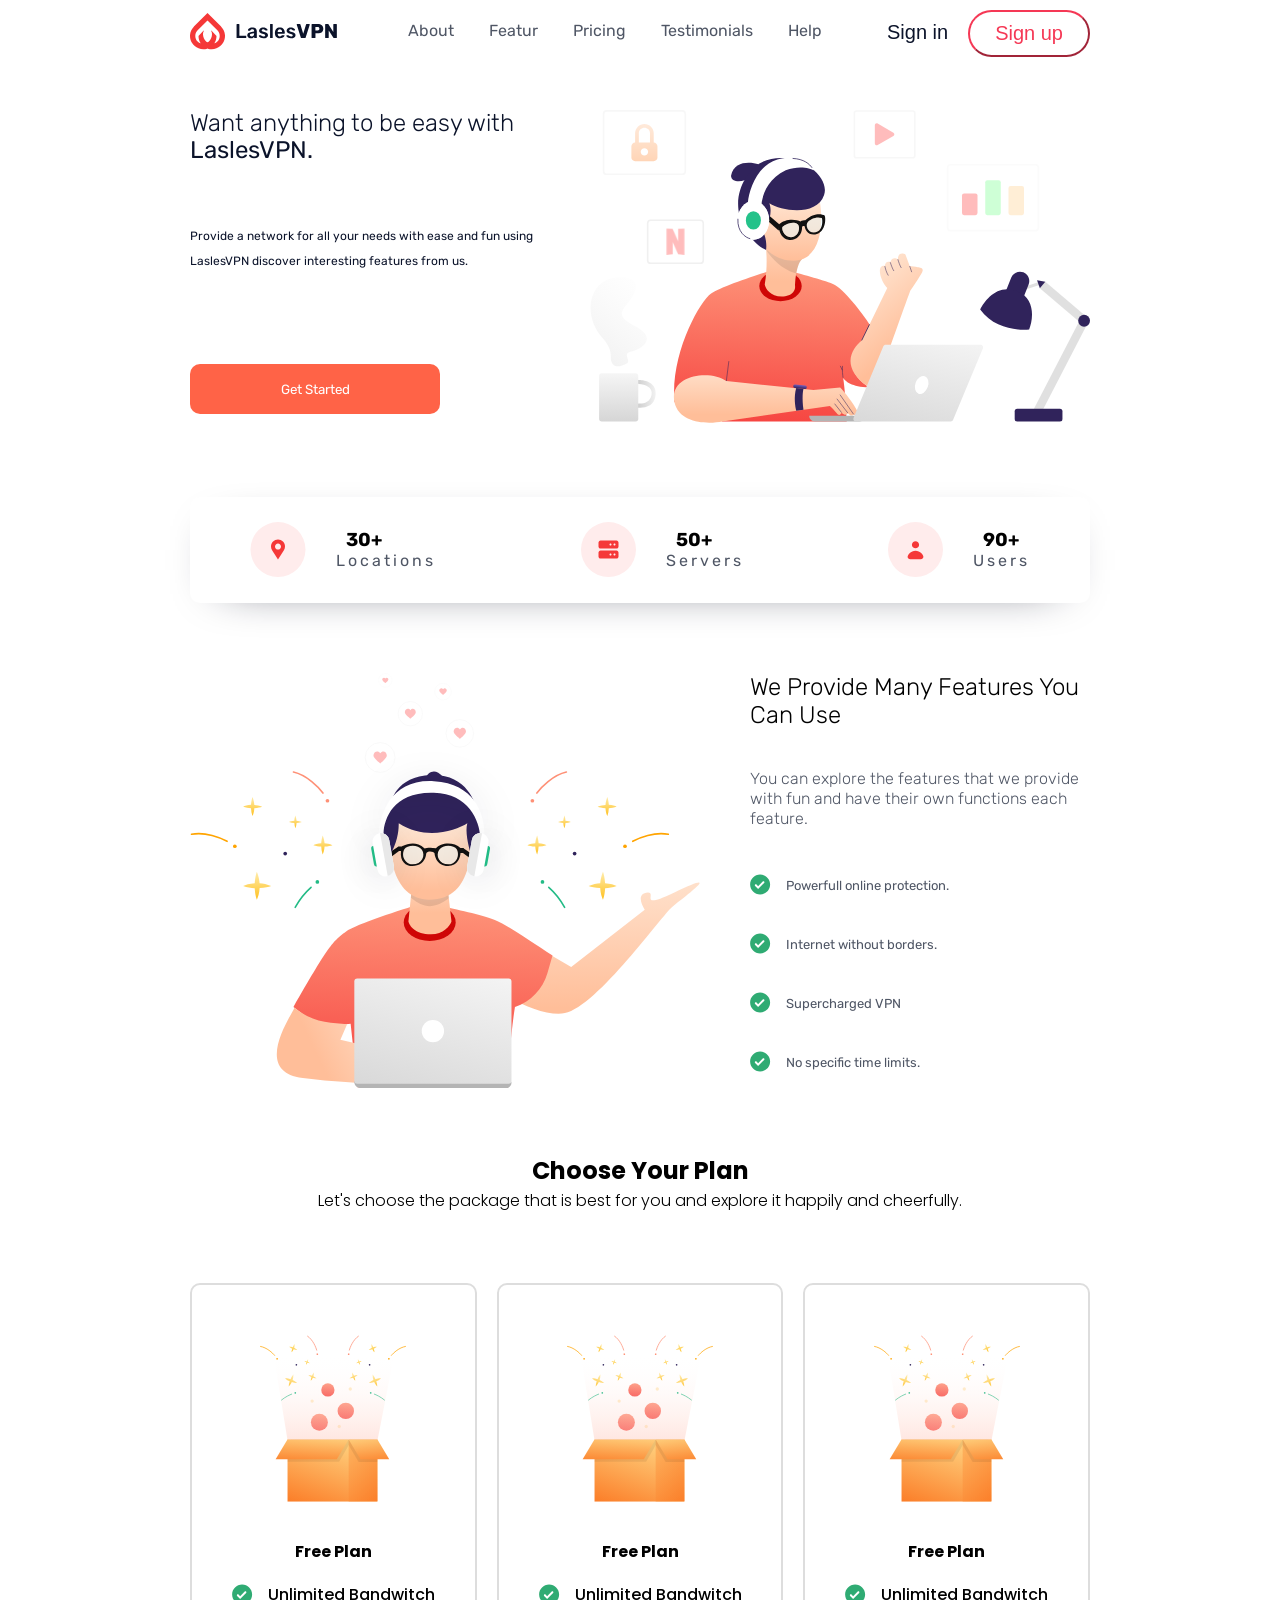
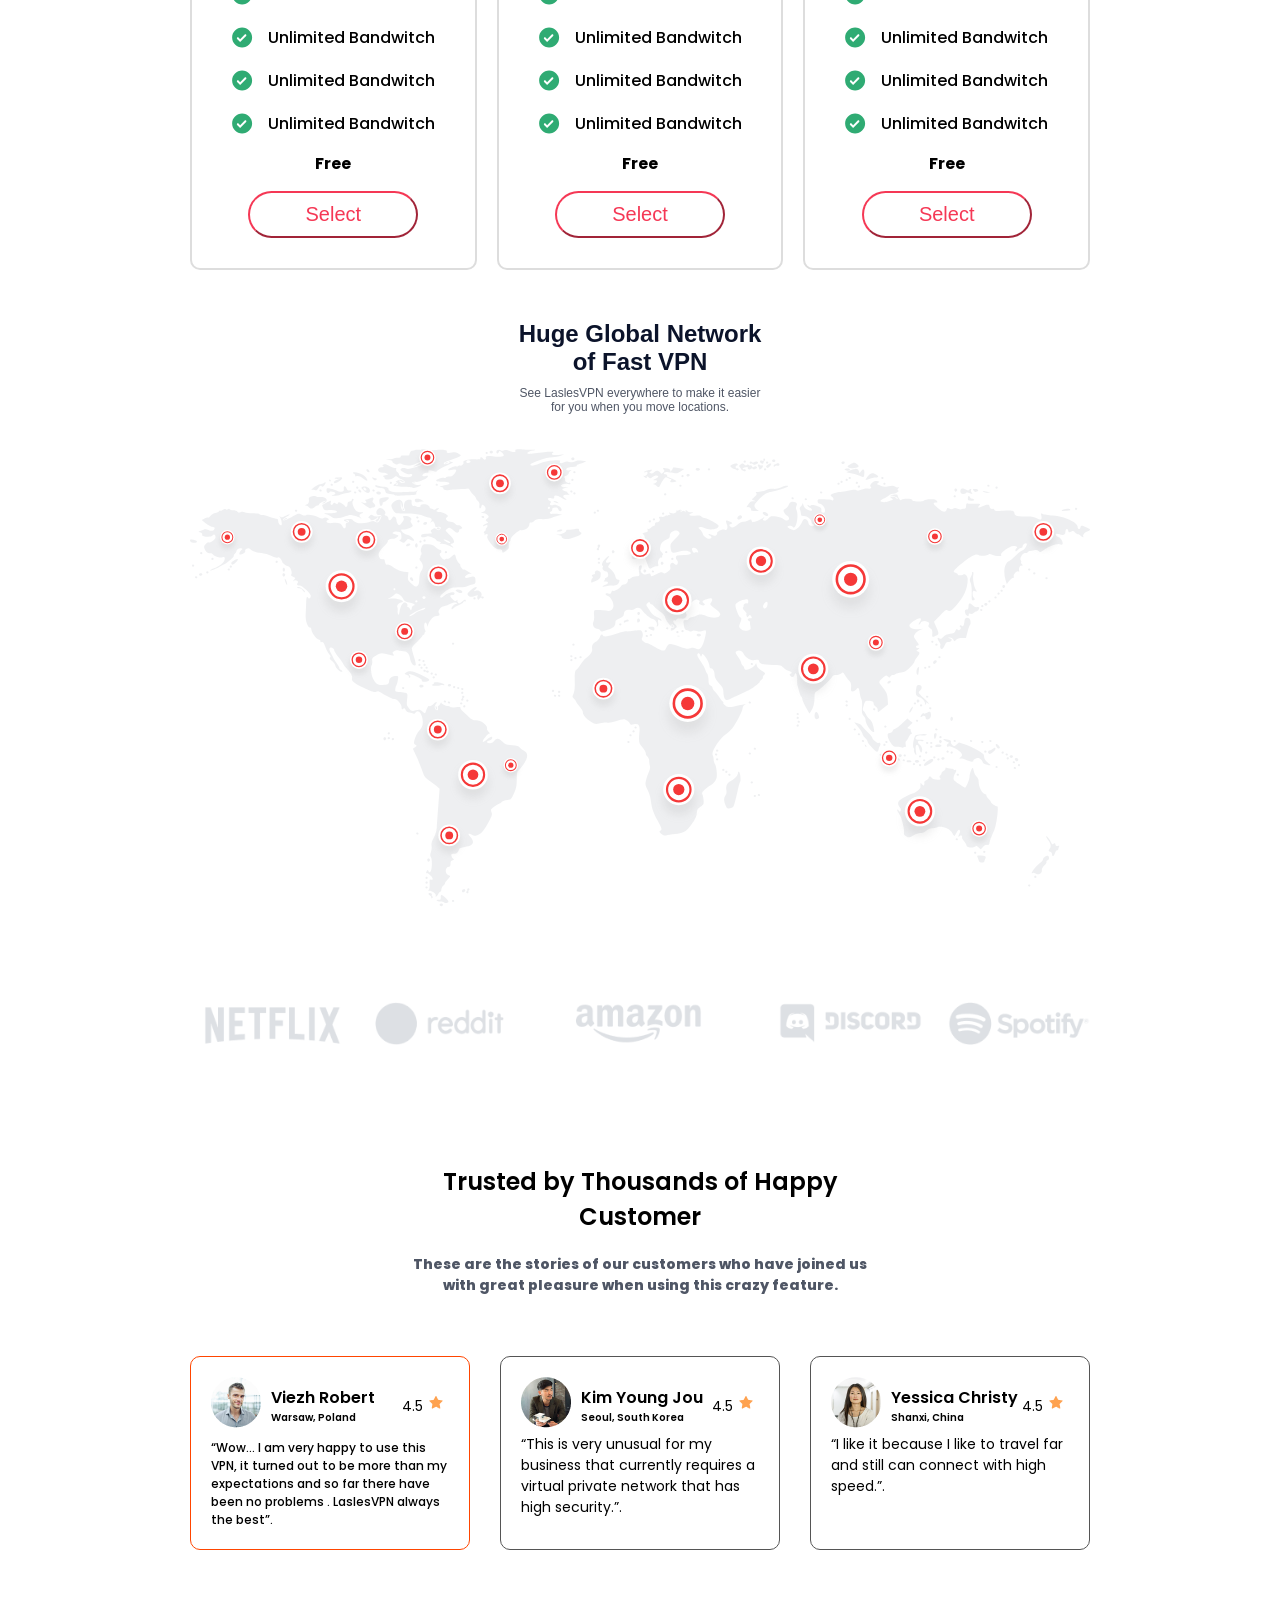
<file: index.html>
<!DOCTYPE html>
<html lang="en">
<head>
    <meta charset="UTF-8">
    <meta name="viewport" content="width=device-width, initial-scale=1.0">
    <link rel="stylesheet" href="style.css">
    <title>LasleVPN</title>
</head>
<body>
    <nav><div class="container" style="display: flex;justify-content: space-between;align-items: center;">
        
            <!-- logo -->
            <div class="logo">
                <img src="logo.svg" alt="">
        
            </div>
            <!-- link -->
            <div class="links">
                <ul class="list-links">
                    <li><a href="#hero">About</a></li>
                    <li><a href="#hero2">Featur</a></li>
                    <li><a href="">Pricing</a></li>
                    <li><a href="">Testimonials</a></li>
                    <li><a href="">Help</a></li>
                </ul>
            </div>
            <!-- button   -->
            <div class="btn">
                <button class="sign-in">Sign in</button>
                <button class="sign-up">Sign up</button>
            </div>
        
        
    </div>

    
    </nav>
    
    <div class="container">
       
        <!-- hero section  -->
            <div class="hero-section" id="hero">
                <div class="left">
                    <h2><span class="d-block">Want anything to be</span>
                    easy with <span class="span">LaslesVPN.</span>
                    </h2>
                    <p>Provide a network for all your needs with ease and fun using
                     <bold>LaslesVPN</bold>
                      discover interesting features from us.
                    </p>
                    <button class="get-started"> Get Started</button>


                </div>
                <div class="right">
                    <img src="illustration-1.svg" alt="">
                </div>
             </div>


             <div class="row">
                <div class="box">
                    <img src="location-icon.svg" alt="">
                    <div>
                    <h3>30+</h3>
                    <p>Locations</p>
                    </div>
                </div>
                <div class="box">
                    <img src="server-icon.svg" alt="">
                    <div>
                    <h3>50+</h3>
                    <p>Servers</p>
                    </div>
                </div>
                <div class="box">
                    <img src="user-icon.svg" alt="">
                    <div>
                    <h3>90+</h3>
                    <p>Users</p>
                    </div>
                </div>

             </div>

             <!-- hero section 2 -->
             <div class="hero2" id="hero2">
                <div class="left2">
                    <img src="illustration-2.svg" alt="">

                </div>
                <div class="right2">
                    <h2>We Provide Many Features You Can Use</h2>
                    <p>
                        You can explore the features that
                         we provide with fun and have their
                         own functions each feature.
                    </p>
                    <ul class="points">
                        <li>Powerfull online protection.</li>
                        <li>Internet without borders.</li>
                        <li>Supercharged VPN</li>
                        <li>No specific time limits.</li>
                    </ul>

                </div>
             </div>
             <div class="plan-header">
                <h2 class="plan-heading">
                Choose Your Plan
                </h2>
            
                 <p>
                Let's choose the package that is best for you and explore it happily and cheerfully.

                 </p>
            </div>
             <div class="plan">
           
                <div class="plan-box">
                    <img src="free-plan.svg" alt="">
                    <h4>Free Plan</h4>
                    <ul>
                        <i class="fa-solid fa-check"></i><li>Unlimited Bandwitch</li>
                        <i class="fa-solid fa-check"></i><li>Unlimited Bandwitch</li>
                        <i class="fa-solid fa-check"></i><li>Unlimited Bandwitch</li>
                        <i class="fa-solid fa-check"></i><li>Unlimited Bandwitch</li>
                    </ul>

                    <h4>Free</h4>
                    <button class="btn-select">Select</button>

                </div>
                <div class="plan-box">
                    <img src="free-plan.svg" alt="">
                    <h4>Free Plan</h4>
                    <ul>
                        <i class="fa-solid fa-check"></i><li>Unlimited Bandwitch</li>
                        <i class="fa-solid fa-check"></i><li>Unlimited Bandwitch</li>
                        <i class="fa-solid fa-check"></i><li>Unlimited Bandwitch</li>
                        <i class="fa-solid fa-check"></i><li>Unlimited Bandwitch</li>
                    </ul>

                    <h4>Free</h4>
                    <button class="btn-select">Select</button>

                </div>
                <div class="plan-box">
                    <img src="free-plan.svg" alt="">
                    <h4>Free Plan</h4>
                    <ul>
                        <i class="fa-solid fa-check"></i><li>Unlimited Bandwitch</li>
                        <i class="fa-solid fa-check"></i><li>Unlimited Bandwitch</li>
                        <i class="fa-solid fa-check"></i><li>Unlimited Bandwitch</li>
                        <i class="fa-solid fa-check"></i><li>Unlimited Bandwitch</li>
                    </ul>

                    <h4>Free</h4>
                    <button class="btn-select">Select</button>

                </div>
             </div>

             <section class="location">
                <div class="container">
                    <div class="section-header">
                        <h2 class="section-title">
                            Huge Global Network of Fast VPN

                        </h2>
                        <p class="section-subtitle">See LaslesVPN everywhere to make it
                         easier for you when you move locations.</p>

                    </div>
                    <div class="section-image">
                        <img src="locations.svg" alt="">
                    </div>

                    <div class="sponsered">
                        <div class="sponser"><img src="netflix-logo.png" alt=""></div>
                        <div class="sponser"><img src="reddit-logo.png" alt=""></div>
                        <div class="sponser"><img src="amazon-logo.png" alt=""></div>
                        <div class="sponser"><img src="discord-logo.png" alt=""></div>
                        <div class="sponser"><img src="spotify-logo.png" alt=""></div>
                    </div>
                </div>
            </section>

             <!-- slider section -->
            <section class="slider">
                <div class="slider-header">
                    <h1 class="slider-title">Trusted by Thousands of Happy Customer</h1>
                    <p class="slider-discription">These are the 
                        stories of our customers who have joined
                         us with great pleasure when using this crazy feature.</p>
                </div>
                
            </section>
     <div class="main-testimonial">

        <div class="testimonial">
            <div class="testimonial-avtive">
                <div class="testimonial-top">
                    <div class="customer-image">
                        <img src="customer-1.png" alt="">
                    </div>
                    <div class="customer-heading">
                        <h3 class="customer-name">
                            Viezh Robert
                        </h3>
                        <p class="city-name">
                            Warsaw, Poland
                        </p>
                    </div>
                    <div class="rating">4.5</div>
                </div>
            </div>
            <div class="testimonial-body">
                “Wow... I am very happy to use this VPN,
                 it turned out to be more than my expectations
                  and so far there have been no problems
                  . LaslesVPN always the best”.
            </div>
        </div>
        
        <div class="testimonial-gray">
            <div class="testimonial-avtive">
                <div class="testimonial-top">
                    <div class="customer-image">
                        <img src="customer-3.png" alt="">
                    </div>
                    <div class="customer-heading">
                        <h3 class="customer-name">
                            Kim Young Jou
                        </h3>
                        <p class="city-name">
                            Seoul, South Korea
                        </p>
                    </div>
                    <div class="rating">4.5</div>
                </div>
            </div>
            <div class="testimonial-body">
                “This is very unusual for my business that currently
                 requires a virtual private network that has high security.”.
            </div>
        </div>
        
        <div class="testimonial-gray">
            <div class="testimonial-avtive">
                <div class="testimonial-top">
                    <div class="customer-image">
                        <img src="customer-2.png" alt="">
                    </div>
                    <div class="customer-heading">
                        <h3 class="customer-name">
                            Yessica Christy
                        </h3>
                        <p class="city-name">
                            Shanxi, China
                        </p>
                    </div>
                    <div class="rating">4.5</div>
                </div>
            </div>
            <div class="testimonial-body">
                “I like it because I like to travel far and still can connect with high speed.”.
            </div>
        </div> 




     </div>   

    </div>
</body>
</html>
</file>
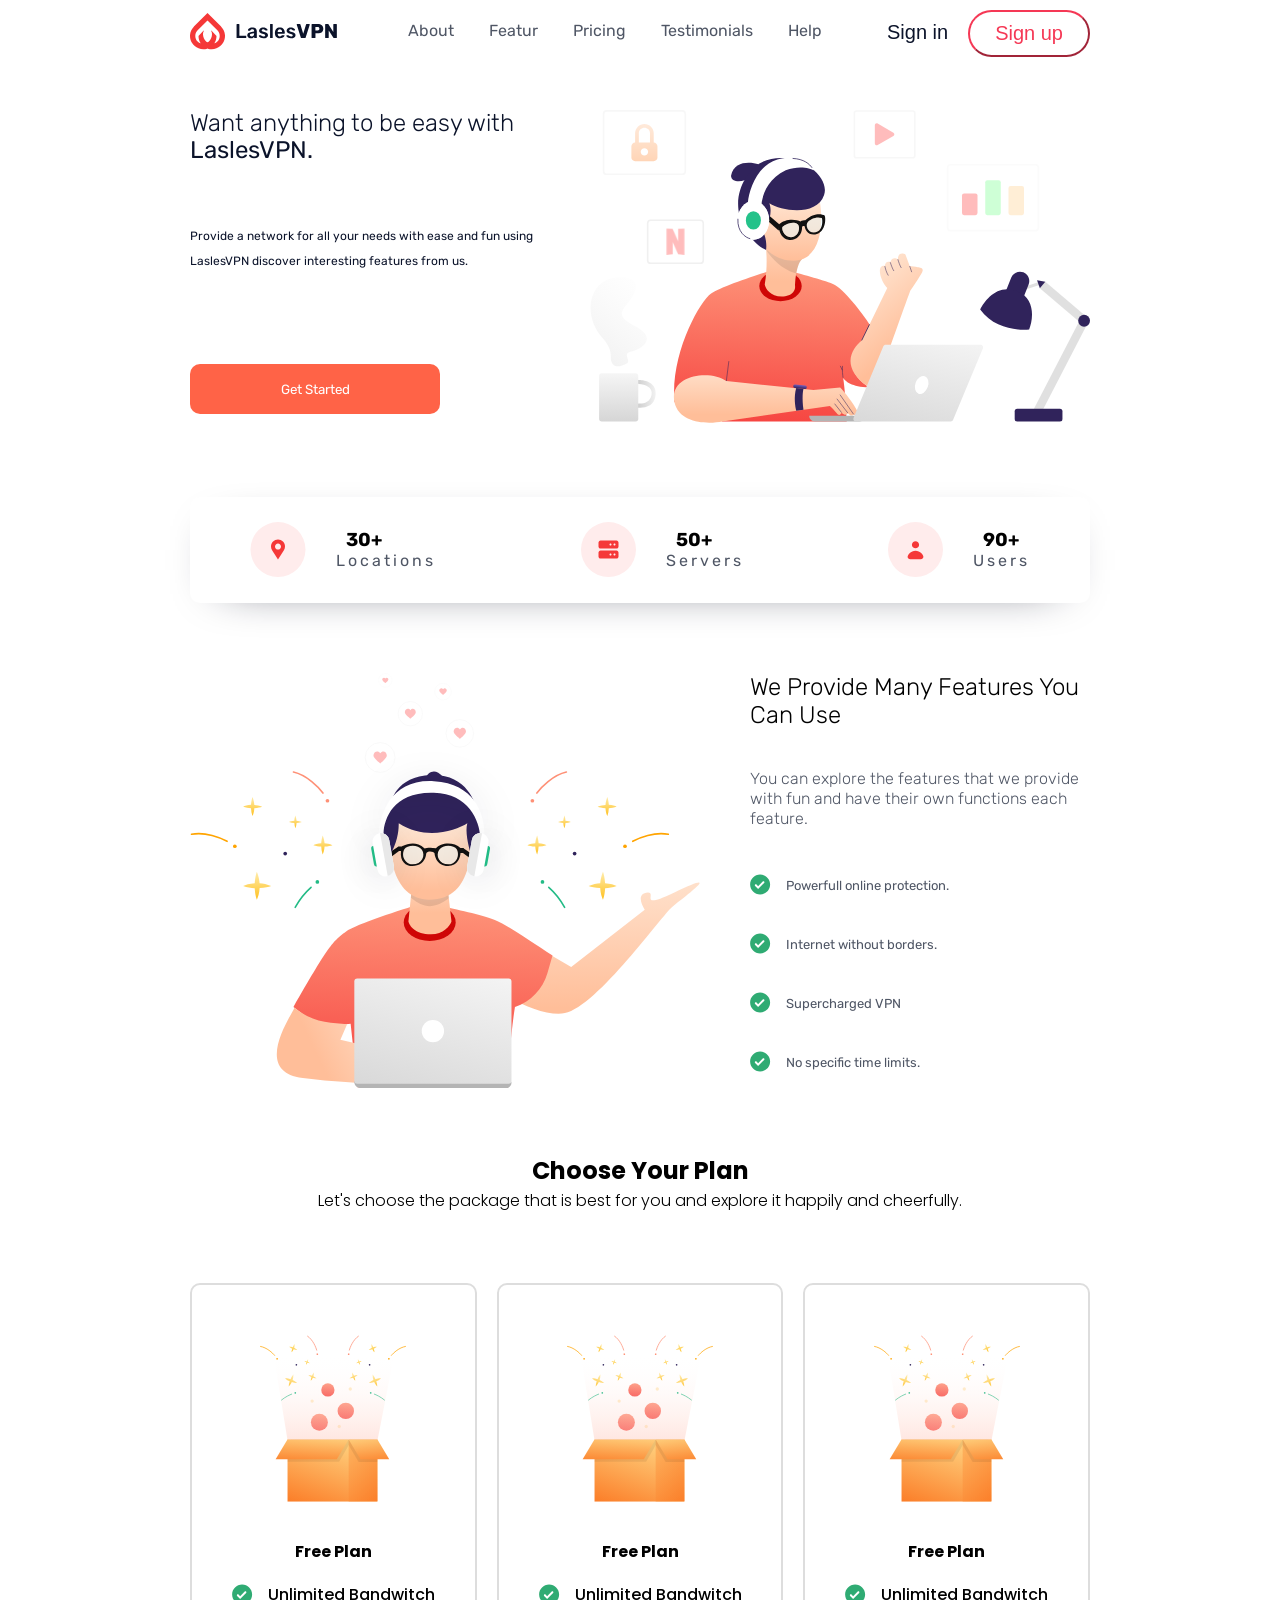
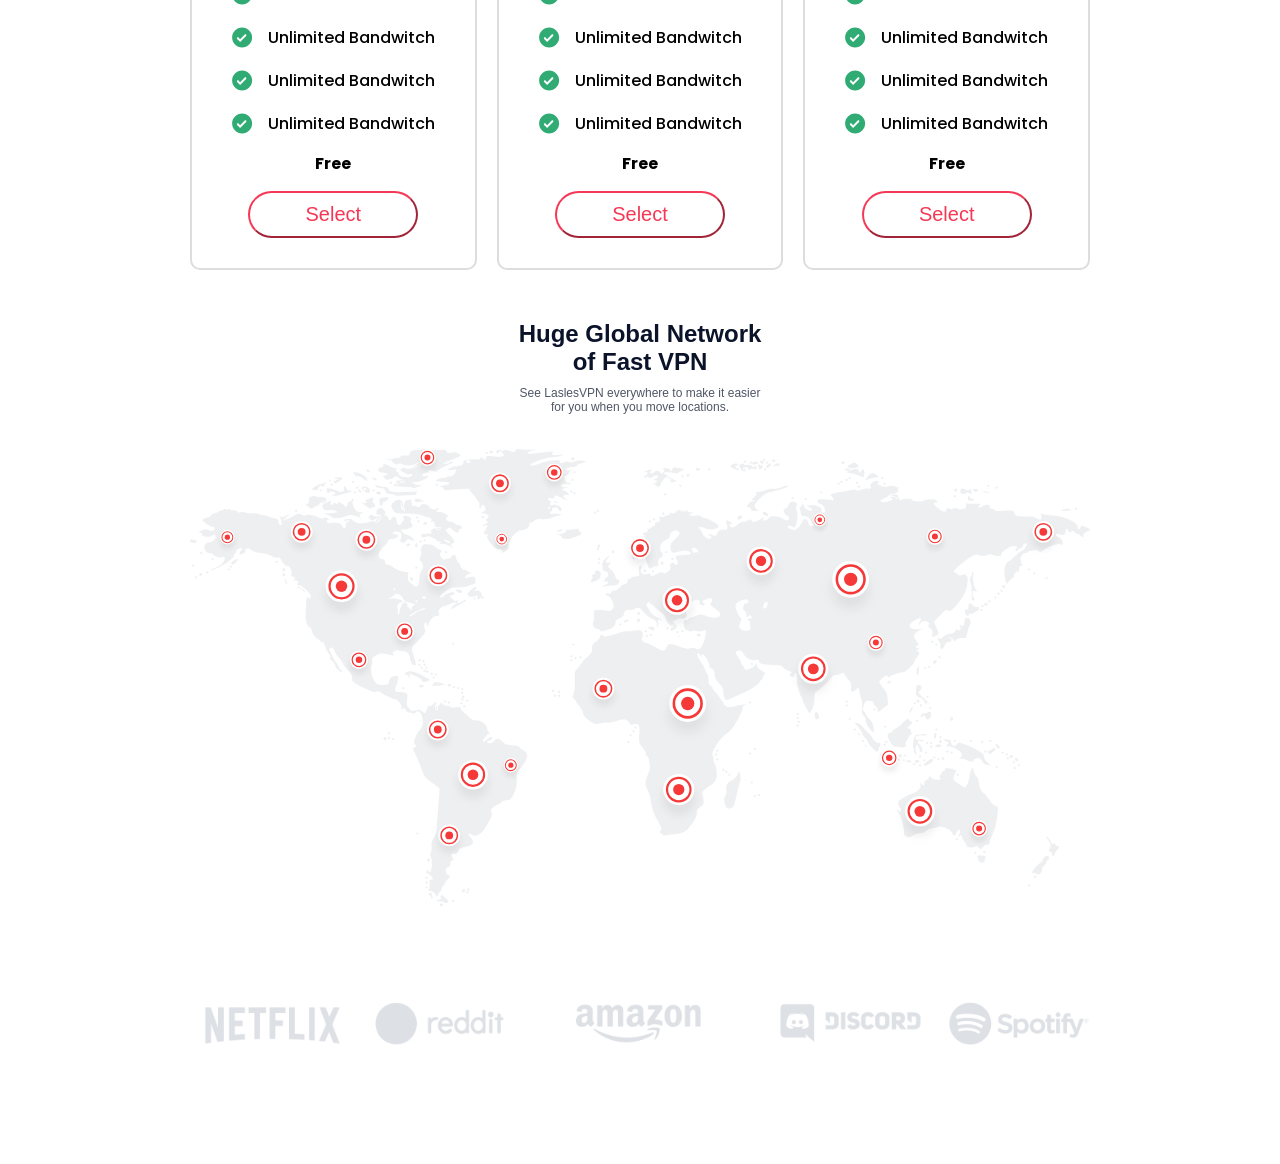
<file: lasles.html>
<!DOCTYPE html>
<html lang="en">
<head>
    <meta charset="UTF-8">
    <meta name="viewport" content="width=device-width, initial-scale=1.0">
    <link rel="stylesheet" href="style.css">
    <title>LasleVPN</title>
</head>
<body>
    <nav><div class="container" style="display: flex;justify-content: space-between;align-items: center;">
        
            <!-- logo -->
            <div class="logo">
                <img src="logo.svg" alt="">
        
            </div>
            <!-- link -->
            <div class="links">
                <ul class="list-links">
                    <li><a href="#hero">About</a></li>
                    <li><a href="#hero2">Featur</a></li>
                    <li><a href="">Pricing</a></li>
                    <li><a href="">Testimonials</a></li>
                    <li><a href="">Help</a></li>
                </ul>
            </div>
            <!-- button   -->
            <div class="btn">
                <button class="sign-in">Sign in</button>
                <button class="sign-up">Sign up</button>
            </div>
        
        
    </div>

    
    </nav>
    
    <div class="container">
       
        <!-- hero section  -->
            <div class="hero-section" id="hero">
                <div class="left">
                    <h2><span class="d-block">Want anything to be</span>
                    easy with <span class="span">LaslesVPN.</span>
                    </h2>
                    <p>Provide a network for all your needs with ease and fun using
                     <bold>LaslesVPN</bold>
                      discover interesting features from us.
                    </p>
                    <button class="get-started"> Get Started</button>


                </div>
                <div class="right">
                    <img src="illustration-1.svg" alt="">
                </div>
             </div>


             <div class="row">
                <div class="box">
                    <img src="location-icon.svg" alt="">
                    <div>
                    <h3>30+</h3>
                    <p>Locations</p>
                    </div>
                </div>
                <div class="box">
                    <img src="server-icon.svg" alt="">
                    <div>
                    <h3>50+</h3>
                    <p>Servers</p>
                    </div>
                </div>
                <div class="box">
                    <img src="user-icon.svg" alt="">
                    <div>
                    <h3>90+</h3>
                    <p>Users</p>
                    </div>
                </div>

             </div>

             <!-- hero section 2 -->
             <div class="hero2" id="hero2">
                <div class="left2">
                    <img src="illustration-2.svg" alt="">

                </div>
                <div class="right2">
                    <h2>We Provide Many Features You Can Use</h2>
                    <p>
                        You can explore the features that
                         we provide with fun and have their
                         own functions each feature.
                    </p>
                    <ul class="points">
                        <li>Powerfull online protection.</li>
                        <li>Internet without borders.</li>
                        <li>Supercharged VPN</li>
                        <li>No specific time limits.</li>
                    </ul>

                </div>
             </div>
             <div class="plan-header">
                <h2 class="plan-heading">
                Choose Your Plan
                </h2>
            
                 <p>
                Let's choose the package that is best for you and explore it happily and cheerfully.

                 </p>
            </div>
             <div class="plan">
           
                <div class="plan-box">
                    <img src="free-plan.svg" alt="">
                    <h4>Free Plan</h4>
                    <ul>
                        <i class="fa-solid fa-check"></i><li>Unlimited Bandwitch</li>
                        <i class="fa-solid fa-check"></i><li>Unlimited Bandwitch</li>
                        <i class="fa-solid fa-check"></i><li>Unlimited Bandwitch</li>
                        <i class="fa-solid fa-check"></i><li>Unlimited Bandwitch</li>
                    </ul>

                    <h4>Free</h4>
                    <button class="btn-select">Select</button>

                </div>
                <div class="plan-box">
                    <img src="free-plan.svg" alt="">
                    <h4>Free Plan</h4>
                    <ul>
                        <i class="fa-solid fa-check"></i><li>Unlimited Bandwitch</li>
                        <i class="fa-solid fa-check"></i><li>Unlimited Bandwitch</li>
                        <i class="fa-solid fa-check"></i><li>Unlimited Bandwitch</li>
                        <i class="fa-solid fa-check"></i><li>Unlimited Bandwitch</li>
                    </ul>

                    <h4>Free</h4>
                    <button class="btn-select">Select</button>

                </div>
                <div class="plan-box">
                    <img src="free-plan.svg" alt="">
                    <h4>Free Plan</h4>
                    <ul>
                        <i class="fa-solid fa-check"></i><li>Unlimited Bandwitch</li>
                        <i class="fa-solid fa-check"></i><li>Unlimited Bandwitch</li>
                        <i class="fa-solid fa-check"></i><li>Unlimited Bandwitch</li>
                        <i class="fa-solid fa-check"></i><li>Unlimited Bandwitch</li>
                    </ul>

                    <h4>Free</h4>
                    <button class="btn-select">Select</button>

                </div>
             </div>

             <section class="location">
                <div class="container">
                    <div class="section-header">
                        <h2 class="section-title">
                            Huge Global Network of Fast VPN

                        </h2>
                        <p class="section-subtitle">See LaslesVPN everywhere to make it
                         easier for you when you move locations.</p>

                    </div>
                    <div class="section-image">
                        <img src="locations.svg" alt="">
                    </div>

                    <div class="sponsered">
                        <div class="sponser"><img src="netflix-logo.png" alt=""></div>
                        <div class="sponser"><img src="reddit-logo.png" alt=""></div>
                        <div class="sponser"><img src="amazon-logo.png" alt=""></div>
                        <div class="sponser"><img src="discord-logo.png" alt=""></div>
                        <div class="sponser"><img src="spotify-logo.png" alt=""></div>
                    </div>
                </div>
             </section>
             
    </div>
</body>
</html>
</file>
<file: style.css>
@import url('https://fonts.googleapis.com/css2?family=Playfair+Display+SC&family=Poppins:wght@200&family=Rubik:wght@500&display=swap');

* {
    margin: 0;
    padding: 0;
    box-sizing: border-box;

}
.container{
    width: 900px;
    margin: 0 auto;
    
}
nav{
    display: flex;
    justify-content: space-between;
    align-items: center;
    font-family: 'Playfair Display SC', serif;
    font-family: 'Poppins', sans-serif;
    font-family: 'Rubik', sans-serif;
    padding: 5px;
    position: fixed;
    z-index: 999;
    top: 0;
    background-color: #FFFFFF;
    border: none;
    border-radius: 10px;
    box-shadow: 0 10px 50px -35px #0D1025;
    width: 100%;

}
.links{
    display: inline;
    align-items: center;
    margin-top: 16px; ;
}
.links li {
    list-style: none;
    align-items: center;

}
a{
    padding: 5px;
}
.links a{
    text-decoration: none;
    align-items: center;
    color: #4F5665;
    padding:5px;
    margin-top: 5px;


}
a::after{
    content: '';
    display: block;
    background: rgb(0, 179, 255);
    width: 0;
    height: 2px;
    transition: .3s;
}
a:hover::after{
    width: 100%;
}

.list-links{
    display:flex;
    gap:30px;
    align-items: center;
}
.btn{
    display: flex;
    gap: 18px;
}
.sign-in{
    color: #0B132A;
    font-size: 20px;
    font-weight: 500;
    background: transparent;
    border-collapse: collapse;
    border-color: transparent;

}
.sign-up {
    color: #F53855;
    background: transparent;
    font-size: 20px;
    font-weight: large;
    border-radius: 40px;
    padding: 10px 25px;
    border-color: #F53855;
    text-decoration: none;

}
.sign-up:hover {
    background-color:#F53855 ;
    color: white;
    border: none;
    transition: .6s ease-in-out;
}
.sign-in::after{
    content: '';
    display: block;
    background: #F53855;
    width: 0;
    height: 2px;
    transition: .3s;
}
.sign-in:hover::after{
    width: 100%;
}
/* hero section  */
.hero-section{
    display: flex;
    justify-content: space-between;
    gap: 5px;
    margin-top: 110px;
    font-family: 'Playfair Display SC', serif;
    font-family: 'Poppins', sans-serif;
    font-family: 'Rubik', sans-serif;
}
.left{
    /* display: flex; */
    /* flex-direction: column; */
    /* justify-content: space-around; */
    /* gap: 25px; */
    color: #0B132A;
    text-align: left ;
    align-items: left;

}
.right img{
    width:500px;

}
.left h2{
    font-weight: 300;
    align-items: left;
    line-height: 27px;
}
/* .left .d-block{ */
    /* display: block; */

.left .span{
    font-weight: 400;
    /* font-size: 35px; */
}
.left h2 p {
    line-height: 20px;
}
.left p{
    /* font-weight: 100; */
    font-size: 12px;
    margin-top: 60px;
    line-height: 25px;
}
.get-started {
    font-family: 'Playfair Display SC', serif;
    font-family: 'Poppins', sans-serif;
    font-family: 'Rubik', sans-serif;
    width: 250px;
    height: 50px;
    color: white;
    border: none;
    text-align: center;
    background-color: tomato;
    border-radius: 10px;
    display: block;
    margin-top: 90px;
}
.get-started:hover{
    box-shadow: 0px 10px 25px tomato;
    transition: .7s ease-in-out;
}

.row {
    display: flex;
    justify-content: space-between;
    margin-top: 70px;
    font-family: 'Playfair Display SC', serif;
    font-family: 'Poppins', sans-serif;
    font-family: 'Rubik', sans-serif;
    background-color: #FFFFFF;
    box-shadow: 0 10px 50px -35px #0D1025;
    border-radius: 10px;
    padding: 25px 60px;
}

.box{
    display: flex;
    gap:10px;
    align-items: center;
    
}
.box > div h3{
    margin-left: 20px;
}
.box > div p{
    margin-left: 10px;
    letter-spacing: 3px;
    color: #4F5665;
}
.box div {
    margin-left: 10px;
}

/* hero2 */
.hero2 {
    display: flex;
    gap: 50px;
    margin-top: 70px;
    /* font-family: 'Playfair Display SC', serif; */
    /* font-family: 'Poppins', sans-serif; */
    font-family: 'Rubik', sans-serif;
    
}
.right2 h2{
    font-weight: 200;
}
.right2  p{
    margin-top: 40px;
    line-height: 20px;
    font-weight: 100;
    color: #4F5665;
}
.right2 .points{
    margin-top: 40px;
}
.right2 .points li{
    margin-top: 35px;
    font-size: 13px;
    color: #4F5665;
}
.points li{
    list-style: none;
}
.points li::before{
    content: url(check-icon.svg);
    position: relative;
    margin-right: 15px;
    top: 5px;


}
.plan {
    display: flex;
    /* justify-content: space-between; */
    margin-top: 70px;
    font-family: 'Poppins', sans-serif;
    font-weight: 500;
    width: 100%;
    gap: 20px;
    
   
}
.plan-header{
    display: flex;
    flex-direction: column;
    margin-top: 60px;
    align-items: center;
    font-family: 'Playfair Display SC', serif;
    font-family: 'Poppins', sans-serif;
    /* font-family: 'Rubik', sans-serif; */
    font-weight: 300;
}
.plan-box{
    border: 2px solid #DDDDDD;
    border-radius: 10px;
    padding: 30px 20px;
    text-align: center;
    width: 100%;
    height: 100%;
}
.plan-box:hover{
    border-color: #F53855;
    transition: .3s;
}
.plan-box img {
    margin-top: 20px;
    margin-bottom: 30px;
}
.plan-box h4{
    margin-bottom: 15px;

}
.plan-box ul li{
    list-style-type: none;
    margin-bottom: 15px;
}
.btn-select {
    color: #F53855;
    background: transparent;
    font-size: 20px;
    font-weight: large;
    border-radius: 40px;
    padding: 10px 35px;
    border-color: #F53855;
    text-decoration: none;
    width: 70%;

}
.btn-select:hover {
    background-color:#F53855 ;
    color: white;
    border: none;
    transition: .3s ease-in-out;
}
.plan-box > ul > li::before{
    content: url(check-icon.svg);
    position: relative;
    margin-right: 15px;
    top: 5px;
}
.location .container{
    padding: 50px 0;
}
.container .section-header{
    text-align: center;
    font-family:'Puppins', sans-serif ;
    /* max-width: 555px; */
    align-items: center;
    margin: 0 auto 35px;
    /* padding: 50px; */
    width: 245px;
}
.section-header .section-title{
    color:#0B132A ;
    margin-bottom: 10px;
}
.section-header .section-subtitle{
    color:#4F5665 ;
    font-size: 12px;
}
.container .section-image img{
    width: 100%;
    height: 100%;
    display: block;
    
}
.sponsered {
    display: flex;
    justify-content: space-between;
    align-items: center;
    gap: 20px;
    margin-top: 30px;

}
.sponsered .sponser img{
    width: 100%;
    height: 100%;
    object-fit: cover;
}
.sponsered .sponser img:hover{
    /* background-color: #0B132A; */
    filter: brightness(10%);
    transition: .4s ease-out;
}
.container .slider {
    display: flex;
    justify-content: center;
    font-family: 'Poppins', sans-serif;
    margin-bottom: 60px;

}
.slider-header {
    text-align: center;
    width: 480px;
    
    
}
.slider-title{
    margin-bottom: 20px;
    font-weight: 600;
}
.slider-discription{
    font-size: 14px;
    font-weight: 800;
    color: #4F5665;
}

.testimonial{
    border: 1px solid orangered;
    border-radius: 10px;
    padding: 20px;
    font-family: 'Poppins', sans-serif;
    font-size: 14px;
    width: 700px;
}
.testimonial-gray{
    border: 1px solid rgb(85, 85, 85);
    border-radius: 10px;
    padding: 20px;
    font-family: 'Poppins', sans-serif;
    font-size: 14px;
    width: 700px;
}
.testimonial-top  {
    display: flex;
    align-items: center;
    /* gap: 20px; */
    /* justify-content: space-between; */


}
.testimonial-top .rating {
    margin-left: auto;
}
.cutomer-heading {
    /* margin-left: 5px; */
}
.rating::after{
    content: url(Group\ 1161.png);
    margin: 0 5px 0 5px;
    align-items: center;

}
.main-testimonial {
    display: flex;
    justify-content: space-between;
    gap: 30px;
    margin-bottom: 70px;
}
.testimonial-top .city-name {
    font-size: 10px;
    font-weight: 600;
}
.testimonial .testimonial-body {
    font-size: 12px;
    font-weight: 500;
    margin-top: 5px;
}
.customer-heading .customer-name {
    font-size: 16px;
    font-weight: 600;
}
.testimonial-top .customer-heading {
    margin-left: 10px;
}
</file>
